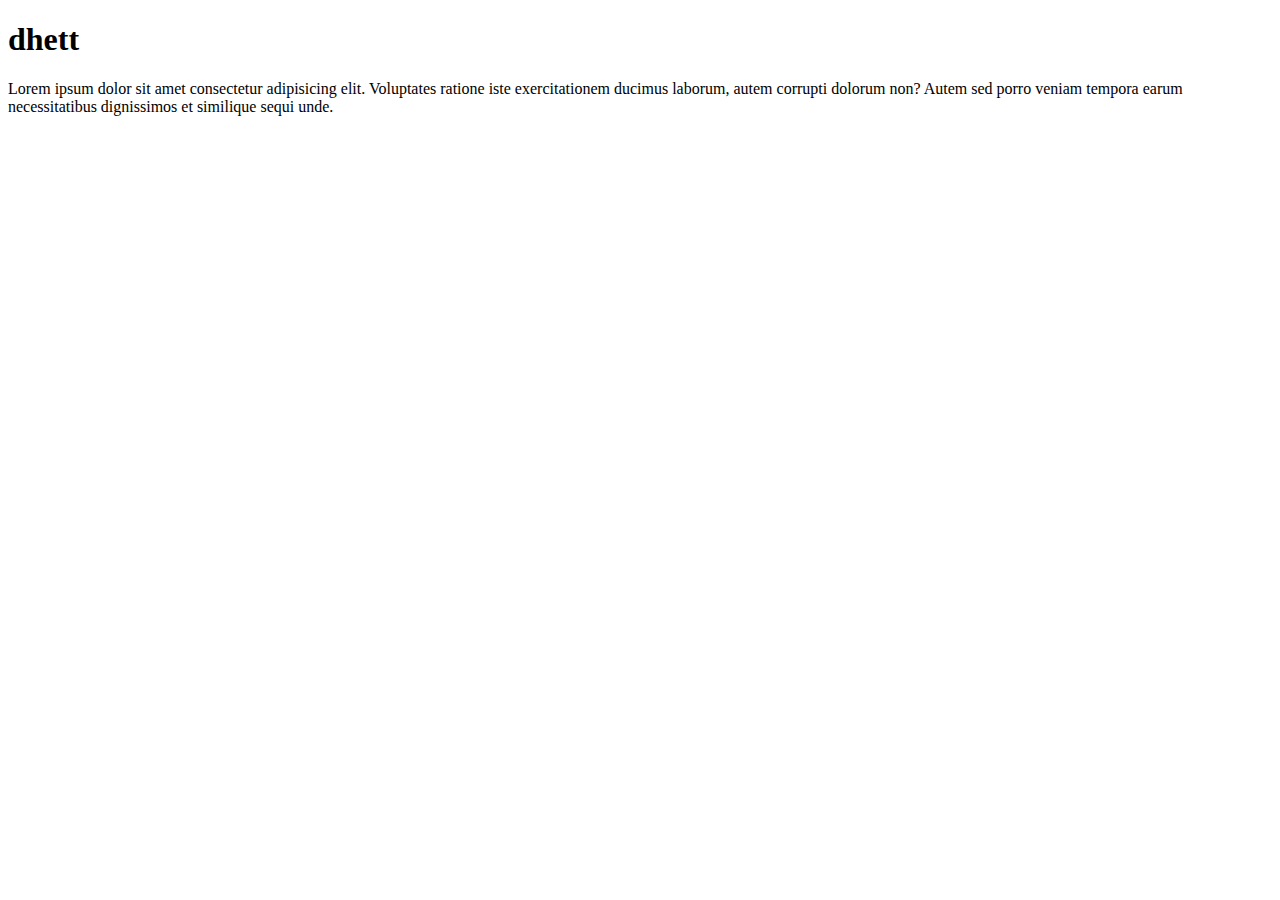
<file: after-applying-keychain/index.html>
<!DOCTYPE html>
<html lang="en">
<head>
    <meta charset="UTF-8">
    <meta name="viewport" content="width=device-width, initial-scale=1.0">
    <title>this is so problematic situation</title>
</head>
<body>
    <h1>dhett</h1>
    <p>Lorem ipsum dolor sit amet consectetur adipisicing elit. Voluptates ratione iste exercitationem ducimus laborum, autem corrupti dolorum non? Autem sed porro veniam tempora earum necessitatibus dignissimos et similique sequi unde.</p>
</body>
</html>
</file>
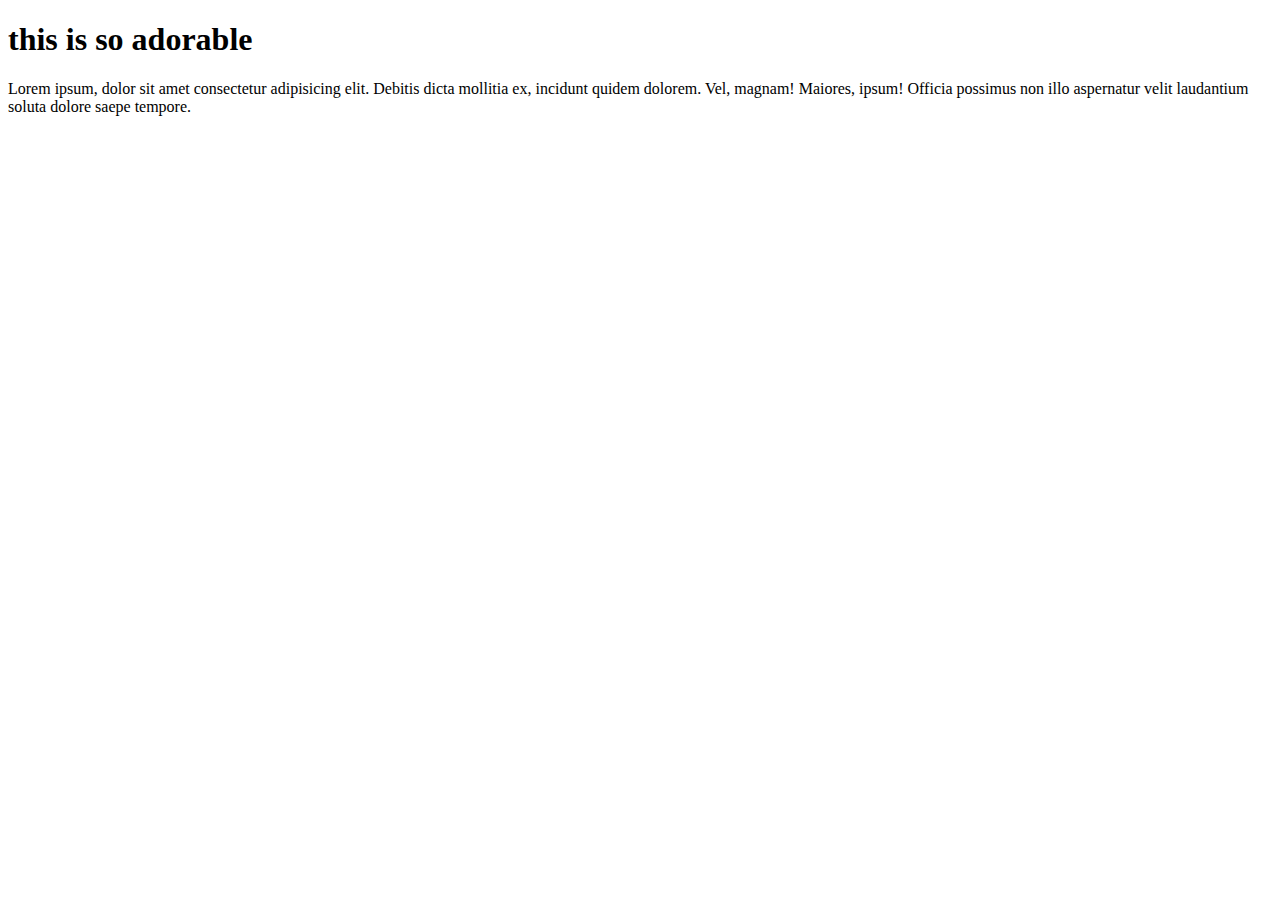
<file: please-solve/index.html>
<!DOCTYPE html>
<html lang="en">
<head>
    <meta charset="UTF-8">
    <meta name="viewport" content="width=device-width, initial-scale=1.0">
    <title>please solve man</title>
</head>
<body>
    <h1>this is so adorable</h1>
    <p>Lorem ipsum, dolor sit amet consectetur adipisicing elit. Debitis dicta mollitia ex, incidunt quidem dolorem. Vel, magnam! Maiores, ipsum! Officia possimus non illo aspernatur velit laudantium soluta dolore saepe tempore.</p>
</body>
</html>
</file>
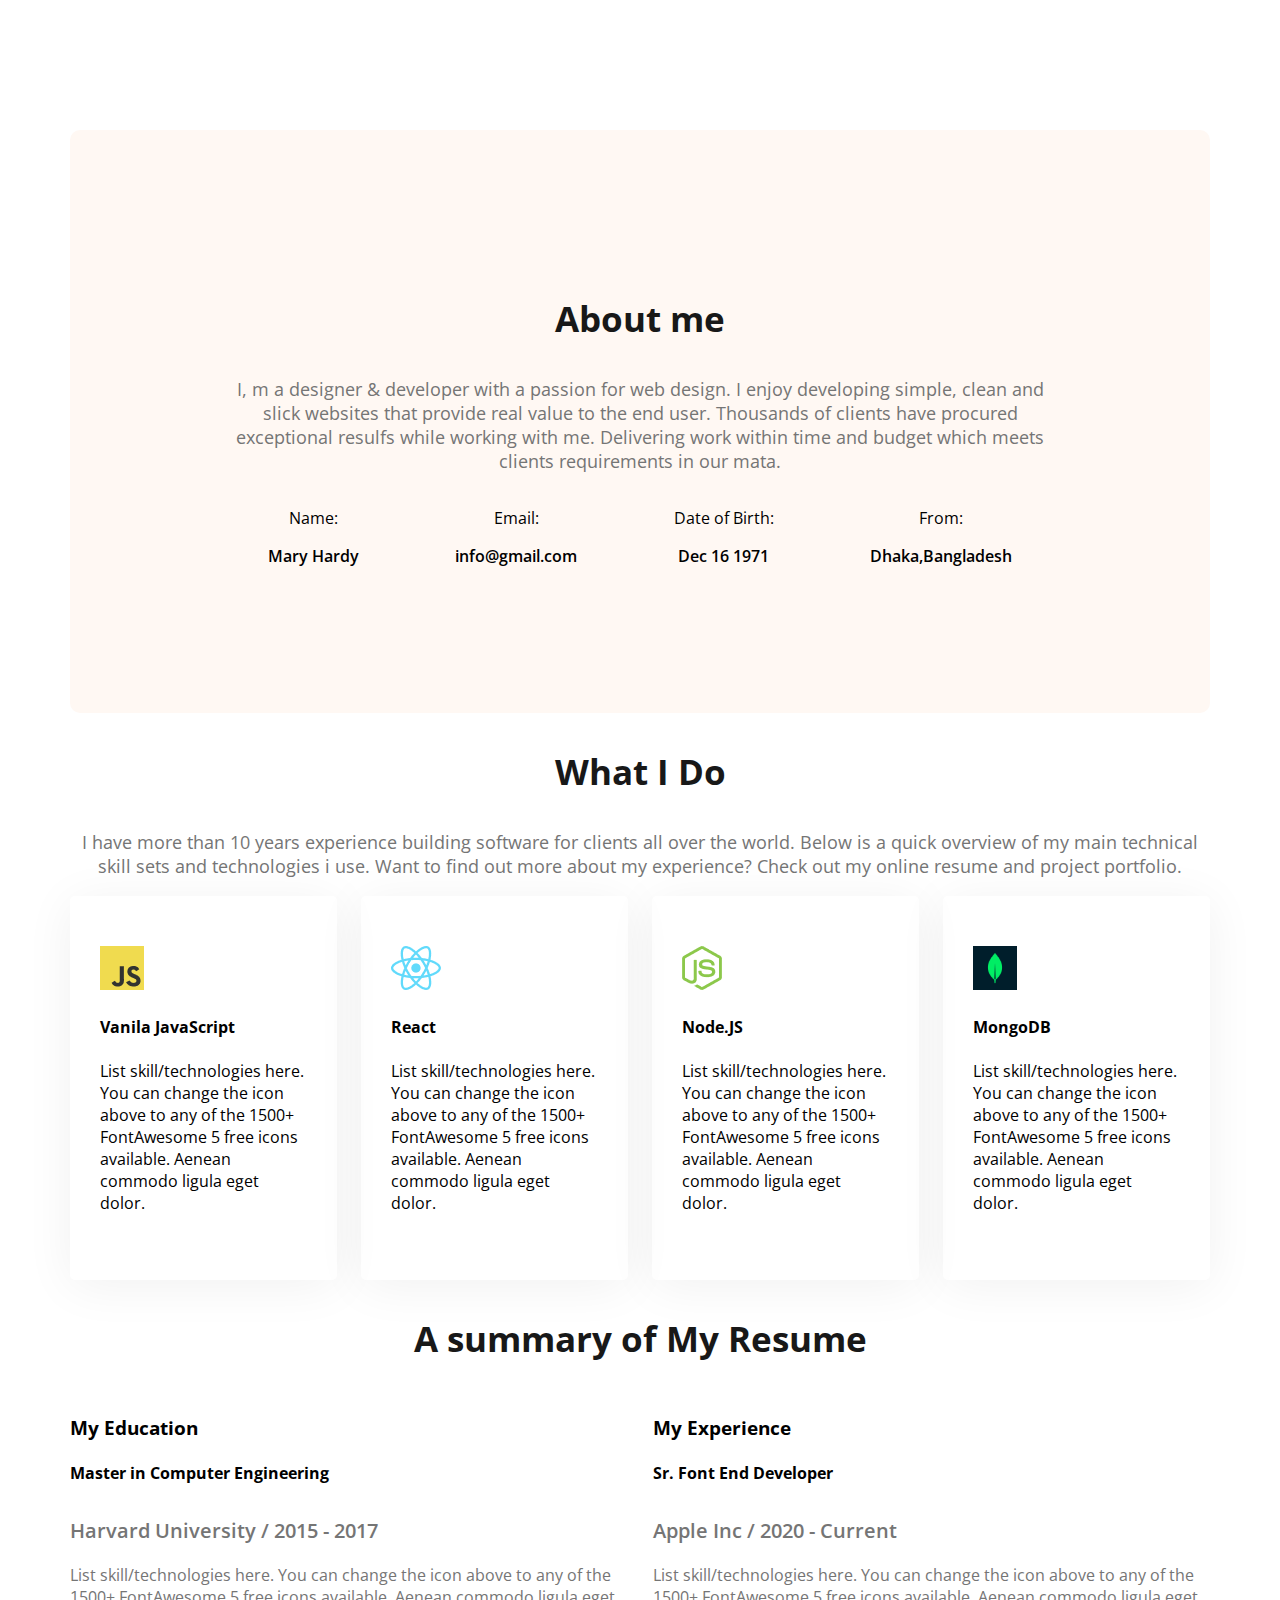
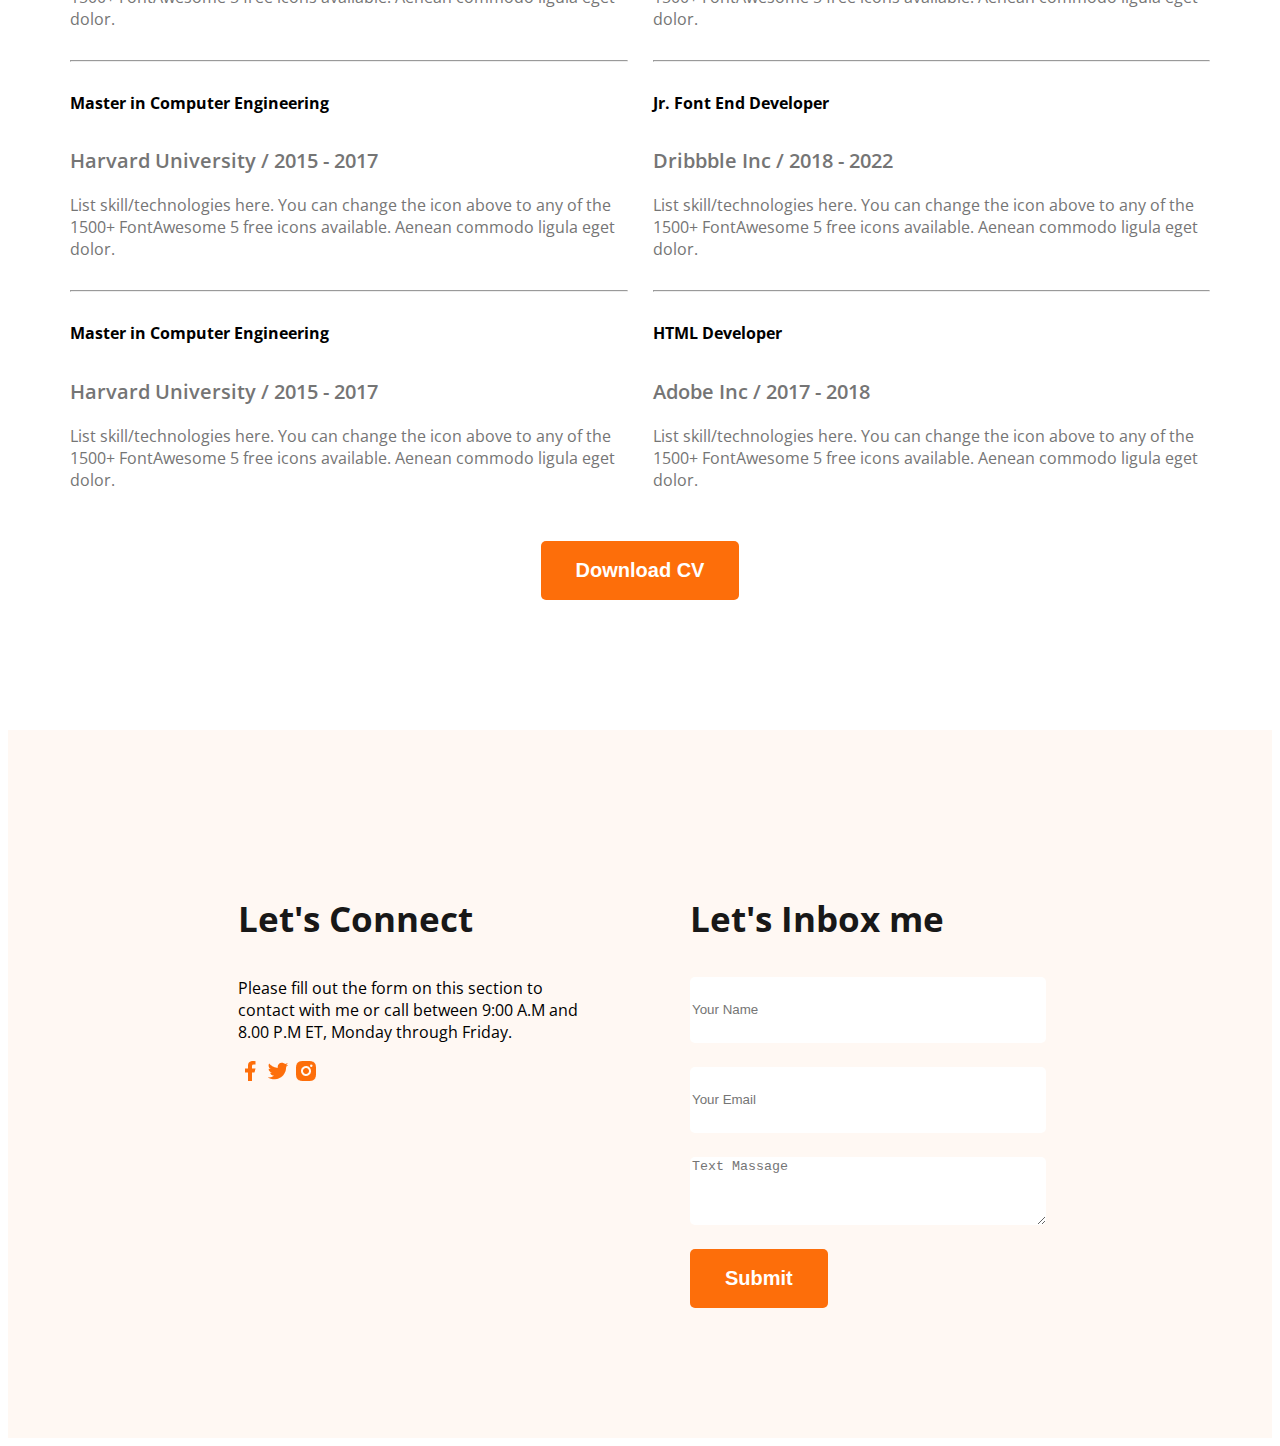
<file: responsive-wev-dev-portfolio/index.html>
<!DOCTYPE html>
<html lang="en">
  <head>
    <meta charset="UTF-8" />
    <meta name="viewport" content="width=device-width, initial-scale=1.0" />
    <title>Web Developer Portfolio</title>

    <link rel="preconnect" href="https://fonts.googleapis.com" />
    <link rel="preconnect" href="https://fonts.gstatic.com" crossorigin />
    <link
      href="https://fonts.googleapis.com/css2?family=Open+Sans:ital,wght@0,300..800;1,300..800&display=swap"
      rel="stylesheet"
    />

    <link rel="stylesheet" href="styles/portfolio.css" />
  </head>
  <body class="open-sans-normal">
    <header class="header secondary-bg hide">
      <nav>
        <h3 class="nav-title">Ma<span class="text-primary">r</span>y</h3>
        <ul>
          <li><a class="dark-2" href="">Portfolio</a></li>
          <li><a class="dark-2" href="">Blog</a></li>
          <li>
            <a href=""><button class="btn-primary">Hire me</button></a>
          </li>
        </ul>
      </nav>
      <div class="banner">
        <div class="banner-content">
          <h4 class="banner-greetings">Hi, I am</h4>
          <h1 class="banner-titles">Mary Hardy</h1>
          <p class="banner-description">
            Shot what able cold new see hold.Friendly as an betrayed formerly
            he. Morning because as to society behaved moments.
          </p>
          <button class="btn-primary">Download CV</button>
          <button class="btn-primary">Contact</button>
        </div>
        <img class="banner-dp" src="images/hardy.png" alt="" />
      </div>
    </header>
    <main>
      <section class="about secondary-bg">
        <h3 class="section-title">About me</h3>
        <p class="section-description">
          I, m a designer & developer with a passion for web design. I enjoy
          developing simple, clean and slick websites that provide real value to
          the end user. Thousands of clients have procured exceptional resulfs
          while working with me. Delivering work within time and budget which
          meets clients requirements in our mata.
        </p>
        <!-- .about-item*4>p.item-title+p.item-description -->
        <div class="about-items">
          <div class="about-item">
            <p class="item-title">Name:</p>
            <p class="item-description">Mary Hardy</p>
          </div>
          <div class="about-item">
            <p class="item-title">Email:</p>
            <p class="item-description">info@gmail.com</p>
          </div>
          <div class="about-item">
            <p class="item-title">Date of Birth:</p>
            <p class="item-description">Dec 16 1971</p>
          </div>
          <div class="about-item">
            <p class="item-title">From:</p>
            <p class="item-description">Dhaka,Bangladesh</p>
          </div>
        </div>
      </section>
      <section class="skills">
        <h3 class="section-title text-center">What I Do</h3>
        <p class="section-description text-center">
          I have more than 10 years experience building software for clients all
          over the world. Below is a quick overview of my main technical skill
          sets and technologies i use. Want to find out more about my
          experience? Check out my online resume and project portfolio.
        </p>
        <div class="skills-container">
          <div class="skill">
            <img src="images/icons/js.png" alt="" />
            <h4 class="skill-title">Vanila JavaScript</h4>
            <p class="skill-description">
              List skill/technologies here. You can change the icon above to any
              of the 1500+ FontAwesome 5 free icons available. Aenean commodo
              ligula eget dolor.
            </p>
          </div>
          <div class="skill">
            <img src="images/icons/react.png" alt="" />
            <h4 class="skill-title">React</h4>
            <p class="skill-description">
              List skill/technologies here. You can change the icon above to any
              of the 1500+ FontAwesome 5 free icons available. Aenean commodo
              ligula eget dolor.
            </p>
          </div>
          <div class="skill">
            <img src="images/icons/nodejs.png" alt="" />
            <h4 class="skill-title">Node.JS</h4>
            <p class="skill-description">
              List skill/technologies here. You can change the icon above to any
              of the 1500+ FontAwesome 5 free icons available. Aenean commodo
              ligula eget dolor.
            </p>
          </div>
          <div class="skill">
            <img src="images/icons/mongo.png" alt="" />
            <h4 class="skill-title">MongoDB</h4>
            <p class="skill-description">
              List skill/technologies here. You can change the icon above to any
              of the 1500+ FontAwesome 5 free icons available. Aenean commodo
              ligula eget dolor.
            </p>
          </div>
        </div>
      </section>
      <section class="resume">
        <h3 class="section-title text-center">A summary of My Resume</h3>
        <div class="resume-container">
          <!-- .resume-column*2>h3.resume-column-title+.experience*3>h4.experience-title+h5.experience-sub-title+.experience-description -->
          <div class="resume-column">
            <h3 class="resume-column-title">My Education</h3>
            <div class="experience">
              <h4 class="experience-title">Master in Computer Engineering</h4>
              <h5 class="experience-sub-title">
                Harvard University / 2015 - 2017
              </h5>
              <div class="experience-description">
                List skill/technologies here. You can change the icon above to
                any of the 1500+ FontAwesome 5 free icons available. Aenean
                commodo ligula eget dolor.
              </div>
            </div>
            <hr />
            <div class="experience">
              <h4 class="experience-title">Master in Computer Engineering</h4>
              <h5 class="experience-sub-title">
                Harvard University / 2015 - 2017
              </h5>
              <div class="experience-description">
                List skill/technologies here. You can change the icon above to
                any of the 1500+ FontAwesome 5 free icons available. Aenean
                commodo ligula eget dolor.
              </div>
            </div>
            <hr />
            <div class="experience">
              <h4 class="experience-title">Master in Computer Engineering</h4>
              <h5 class="experience-sub-title">
                Harvard University / 2015 - 2017
              </h5>
              <div class="experience-description">
                List skill/technologies here. You can change the icon above to
                any of the 1500+ FontAwesome 5 free icons available. Aenean
                commodo ligula eget dolor.
              </div>
            </div>
          </div>
          <div class="resume-column">
            <h3 class="resume-column-title">My Experience</h3>
            <div class="experience">
              <h4 class="experience-title">Sr. Font End Developer</h4>
              <h5 class="experience-sub-title">Apple Inc / 2020 - Current</h5>
              <div class="experience-description">
                List skill/technologies here. You can change the icon above to
                any of the 1500+ FontAwesome 5 free icons available. Aenean
                commodo ligula eget dolor.
              </div>
            </div>
            <hr />
            <div class="experience">
              <h4 class="experience-title">Jr. Font End Developer</h4>
              <h5 class="experience-sub-title">Dribbble Inc / 2018 - 2022</h5>
              <div class="experience-description">
                List skill/technologies here. You can change the icon above to
                any of the 1500+ FontAwesome 5 free icons available. Aenean
                commodo ligula eget dolor.
              </div>
            </div>
            <hr />

            <div class="experience">
              <h4 class="experience-title">HTML Developer</h4>
              <h5 class="experience-sub-title">Adobe Inc / 2017 - 2018</h5>
              <div class="experience-description">
                List skill/technologies here. You can change the icon above to
                any of the 1500+ FontAwesome 5 free icons available. Aenean
                commodo ligula eget dolor.
              </div>
            </div>
          </div>
        </div>
        <div class="text-center">
          <button class="btn-primary resume-download-cv">Download CV</button>
        </div>
      </section>
    </main>
    <footer class="secondary-bg">
      <div class="footer-column">
        <h3 class="section-title">Let's Connect</h3>
        <p>
          Please fill out the form on this section to contact with me or call
          between 9:00 A.M and 8.00 P.M ET, Monday through Friday.
        </p>
        <div>
          <a href=""><img src="images/icons/facebook.png" alt="" /></a>
          <a href=""><img src="images/icons/twitter.png" alt="" /></a>
          <a href=""><img src="images/icons/insta.png" alt="" /></a>
        </div>
      </div>
      <div class="footer-column">
        <h3 class="section-title">Let's Inbox me</h3>
        <form>
          <input type="text" name="" id="" placeholder="Your Name" />
          <input type="email" name="" id="" placeholder="Your Email" />
          <textarea name="" id="" placeholder="Text Massage"></textarea>
          <button class="btn-primary" type="submit" value="Submit">
            Submit
          </button>
        </form>
      </div>
    </footer>
  </body>
</html>
</file>
<file: responsive-wev-dev-portfolio/styles/portfolio.css>
.open-sans-normal {
  font-family: "Open Sans", sans-serif;
  font-optical-sizing: auto;

  font-style: normal;
  font-variation-settings: "wdth" 100;
}
/* Shared Styles */

.text-center {
  text-align: center;
}

.secondary-bg {
  background-color: #fff8f3;
}

.text-primary {
  color: #fd6e0a;
}
.dark-2 {
  color: #474747;
}

.btn-primary {
  background-color: #fd6e0a;
  font-weight: bold;
  color: white;
  padding: 18px 35px;
  border-radius: 5px;
  font-size: 20px;
  border: none;
}
.section {
  border: #181818;
}
.section-title {
  font-size: 35px;
  font-weight: bold;
  color: #181818;
}

.section-description {
  font-size: 18px;
  color: #757575;
  font-weight: reguler;
}
/* Header */

.header {
  background-image: url(../images/developer.png), url(../images/header_bg.png);
  background-repeat: no-repeat;
  background-position: top left, bottom right;
}
/* Nav Styles */
nav {
  display: flex;
  align-items: center;
  justify-content: space-between;
  margin: 0 200px;
}
nav ul {
  display: flex;
  align-items: center;
}
nav ul li {
  list-style: none;
  margin-right: 50px;
}
nav li a {
  text-decoration: none;
  font-size: 20px;
}

.nav-title {
  font-weight: 800;
  font-size: 45px;
}
/* Banner styles */

.banner {
  display: flex;
  justify-content: space-between;
  margin: 0 35px 0 230px;
}
.banner-greetings {
  font-size: 45px;
  font-weight: semibold;
  color: #474747;
}
.banner-titles {
  font-size: 85px;
  font-weight: bold;
}
.banner-description {
  font-size: 18px;
  color: #757575;
}
.banner-dp {
  max-width: 584px;
  max-height: 676px;
}
.banner-content {
  max-width: 585px;
  max-height: 365px;
}

/* main styles */
main {
  max-width: 1140px;
  margin: 0 auto;
  margin-top: 130px;
  margin-bottom: 130px;
}
/* About Styles */
.about {
  border-radius: 10px;
  padding: 130px 150px;
  text-align: center;
}

.item-description {
  font-weight: 600;
}

.about-items {
  display: flex;
  justify-content: space-around;
}
/* Skill section styles */

.skills-container {
  display: flex;
  gap: 24px;
}
.skill {
  padding: 50px 30px;
  box-shadow: 0px 6px 50px 0px rgba(0, 0, 0, 0.06);
  border-radius: 5px;
}

/* resume section styles */

.resume-container {
  display: flex;
  gap: 25px;
}
.experience-description {
  color: #757575;
  font-size: 16px;
}
.experience-sub-title {
  color: #757575;
  font-size: 20px;
  font-weight: 600;
  margin-bottom: 20px;
}
.resume hr {
  margin: 30px 0px;
}

.resume-download-cv {
  margin-top: 50px;
}

/* Footer Styles */

footer {
  padding: 130px 230px;
  display: flex;
  gap: 100px;
}
.footer-column {
  width: 50%;
}
footer input[type="text"],
footer input[type="email"],
footer textarea {
  height: 64px;
  border-radius: 5px;
  background-color: white;
  display: block;
  width: 100%;
  padding: 10px20px;
  margin-bottom: 24px;
  border: none;
}

/* responsive media query */
.hide {
  display: none;
}

@media screen and (max-width: 576px) {
  .skills-container,
  .resume-container,
  footer,
  .about-items 
  {
    flex-direction: column;
  }
  footer, .about {
    padding: 20px;
  }
  .footer-column{
    width: 100%;
  }
  .footer input[type="text"],
  footer input[type="email"],
  footer textarea {
    width: calc(100% - 40px);
  }
  .section-description,
  .about-items{
    text-align: start;
  }
  
}
</file>
